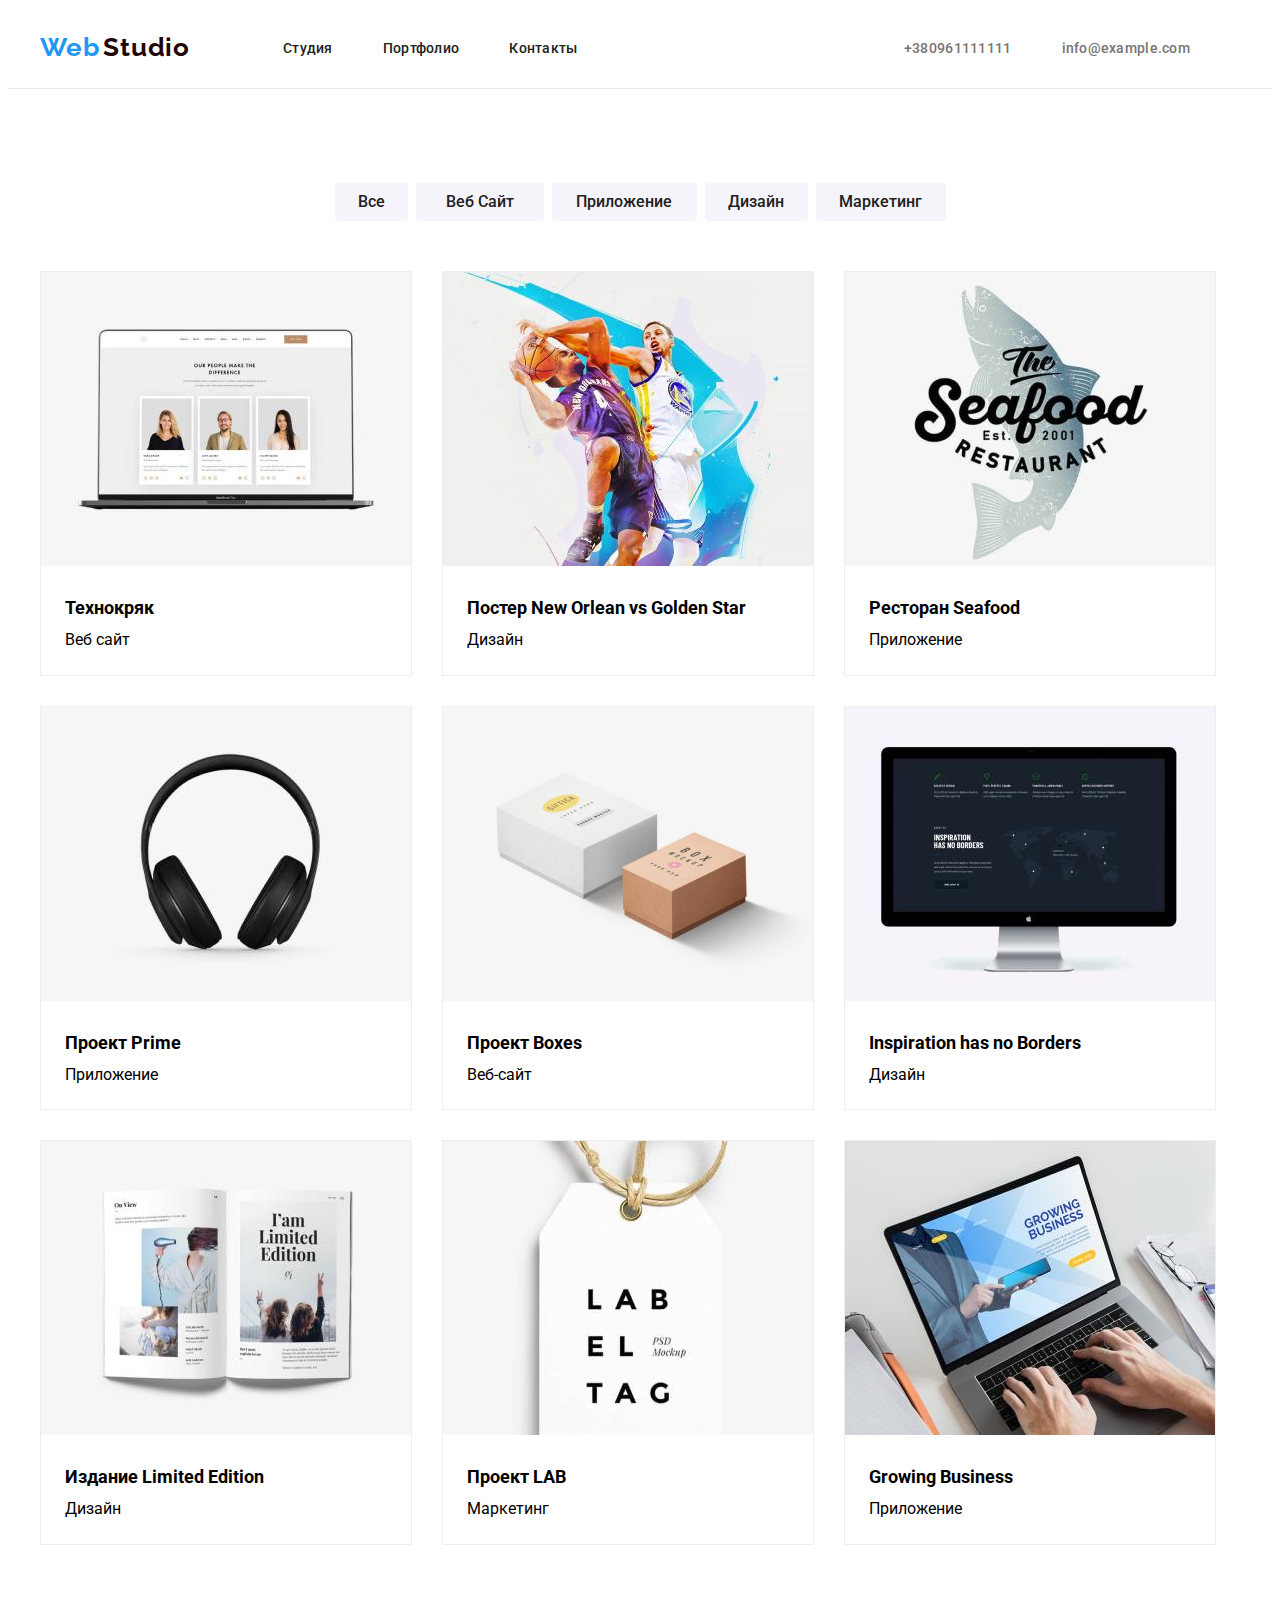
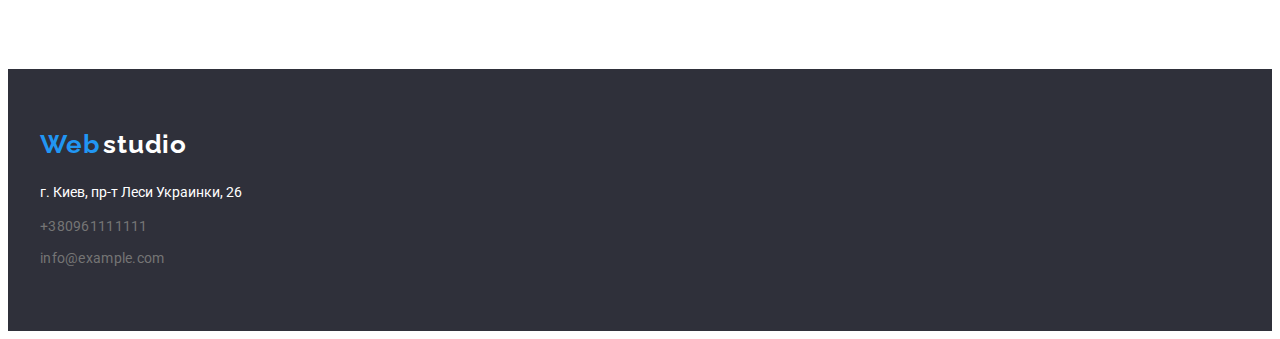
<file: portfolio.html>
<!DOCTYPE html>
<html lang="ru">
<head>
    <meta charset="UTF-8">
    <meta http-equiv="X-UA-Compatible" content="IE=edge">
    <meta name="viewport" content="width=device-width, initial-scale=1.0">
    <title>portfolio</title>
    <link rel="preconnect" href="https://fonts.gstatic.com">
    <link href="https://fonts.googleapis.com/css2?family=Potta+One&family=Raleway:wght@700&family=Roboto:wght@400;500;700;900&display=swap" rel="stylesheet">
    <link rel="stylesheet" href="https://cdnjs.cloudflare.com/ajax/libs/modern-normalize/1.0.0/modern-normalize.min.css" integrity="sha512-ISS7cAi1PEhQ8jnbJpJZMd29NlhNj4AWYyLOSp2CE/CsHxTCu+r+t0D2yoJudVrd0/8fTVPUVDzY5Tvli75u/g==" crossorigin="anonymous" />
    <link rel="stylesheet" href="./css/styles.css">
</head>
<body class="portfolio-body-container">
        <!--MAIN CONTAINER-->
        <header class="header">
            <!--NAVIGATION PANEL-->
            <div class="header-section conteiner">
                <nav class="navigation-panel">
                    <a href="./index.html" lang="en"  class="logo"><span class="logo-first-verb">Web</span> <span class="logo-second-verb">Studio</span></a>
                    <ul class="navigation-list">
                        <li class="navigation-list-item"><a href="./index.html" class="header-link">Студия</a></li>
                        <li class="navigation-list-item"><a href="./portfolio.html" class="header-link">Портфолио</a></li>
                        <li class="navigation-list-item"><a href="" class="header-link">Контакты</a></li>
                    </ul>
                </nav>
                <ul class="header-contacts-list">
                    <li class="footer-contact-list-item"><a href="teL:+380961111111" class="contact">+380961111111</a></li>
                    <li class="footer-contact-list-item"><a href="mailto:info@example.com" class="contact">info@example.com</a></li>
                </ul>
            </div>
        </header>
    <!--MAIN-->
    <main>
        <section class="section">
            <div class="conteiner">
                <h1 hidden>Фильтр</h1>
                <ul class="button-set-list">
                        <li class="button-list-item"><button class="portfolio-filter-button all-button">Все</button></li>
                        <li class="button-list-item"><button class="portfolio-filter-button web-site-button">Веб Сайт</button></li>
                        <li class="button-list-item"><button class="portfolio-filter-button application-button">Приложение</button></li>
                        <li class="button-list-item"><button class="portfolio-filter-button desing-button">Дизайн</button></li>
                        <li class="button-list-item"><button class="portfolio-filter-button marketing-button">Маркетинг</button></li>
                </ul>
                <ul class="portfolio-cards-list">
                    <li class="portfolio-card-list-item">
                            <img src="./images/img_web-page.jpg" alt="ноутбук с браузером" width="370" height="294">
                            <div class="case-text-division">
                                <h2 class="case-name">Технокряк</h2>
                                <p class="desription">Веб сайт</p>
                            </div>
                    </li>
                    <li class="portfolio-card-list-item">
                            <img src="./images/NOvsGS.jpg" alt="два баскетболиста с мячем" width="370" height="294">
                            <div class="case-text-division">
                                <h2 class="case-name">Постер New Orlean vs Golden Star</h2>
                                <p class="desription">Дизайн</p>
                            </div>
                    </li>
                    <li class="portfolio-card-list-item">
                            <img src="./images/seafood.jpg" alt="рыба" width="370" height="294">
                            <div class="case-text-division">
                                <h2 class="case-name">Ресторан Seafood</h2>
                                <p class="desription">Приложение</p>
                            </div>
                    </li>
                    <li class="portfolio-card-list-item">
                            <img src="./images/Prime.jpg" alt="беспроводные черные наушники" width="370"  height="294">
                            <div class="case-text-division">
                                <h2 class="case-name">Проект Prime</h2>
                                <p class="desription">Приложение</p>
                            </div>
                    </li>
                    <li class="portfolio-card-list-item">
                            <img src="./images/boxes.png" alt="коричневая и белая коробка" width="370"  height="294">
                            <div class="case-text-division">
                                <h2 class="case-name">Проект Boxes</h2>
                                <p class="desription">Веб-сайт</p>
                            </div>
                    </li>
                    <li class="portfolio-card-list-item">
                            <img src="./images/web-page-inspriration-have-no-borders.jpg" alt="монитор с веб-сайтом"  height="294">
                            <div class="case-text-division">
                                <h2 class="case-name">Inspiration has no Borders</h2>
                                <p class="desription">Дизайн</p>
                            </div>
                    </li>
                    <li class="portfolio-card-list-item">
                            <img src="./images/limited-edition.jpg" alt="открытая книга" width="370"  height="294">
                            <div class="case-text-division">
                                <h2 class="case-name">Издание Limited Edition</h2>
                                <p class="desription">Дизайн</p>
                            </div>

                    <li class="portfolio-card-list-item">
                            <img src="./images/L.A.B..jpg" alt="бирка со шнурком" width="370"  height="294">
                            <div class="case-text-division">
                                <h2 class="case-name">Проект LAB</h2>
                                <p class="desription">Маркетинг</p>
                            </div>
                    </li>
                    <li class="portfolio-card-list-item">
                            <img src="./images/Growing-Bisiness.jpg" alt="человек набирает на клавиатуре ноутбука" width="370"  height="294">
                            <div class="case-text-division">
                                <h2 class="case-name">Growing Business</h2>
                                <p class="desription">Приложение</p>
                            </div>
                    </li>
                </ul>
            </div>
        </section>
    </main>
    <!--FOOTER-->
    <footer class="footer footer-division">
        <div class="footer-section conteiner">
                <a href="./index.html" lang="en" style="text-decoration: none;" ><span class="logo-first-verb">Web</span> <span class="footer logo-second-verb">studio</span></a>
                <address class="address">      
                    <p class="addr">г. Киев, пр-т Леси Украинки, 26</p>  
                    <ul class="footer-contacts-list">
                        <li class="footer-contacts-list-item"><a href="teL:+380961111111" class="footer contact">+380961111111</a></li>
                        <li class="footer-contacts-list-item"><a href="mailto:info@example.com" class="footer contact">info@example.com</a></li>
                    </ul>
                </address>
        </div>
    </footer>
</body>
</html>
</file>
<file: css/styles.css>
/*MAIM-STYLE STYLE RULES*/


h1,
h2,
h3,
h4,
h5,
h6,
p,
ul{
    margin: 0px;
    padding: 0px;
}

.section {
    font-family: inherit;
    padding-top: 94px;
    padding-bottom: 94px;
}

.conteiner {
    font-family: inherit;
    width: 1200px;
    padding-left: 15px;
    padding-right: 15px;
    margin: 0px auto;
}

.index-list-item:not(:last-child){
    font-style: inherit;
    margin-right: 30px;
}

.body {
    font-family: Roboto;
}


:root{
    /*MAIN-TAGS-STYLES*/ 

    --second-title-color:#212121;
    /*main*/
    /*hdr*/
    --header-link-default:#212121;
    --header-link-active:#2196F3;
    --logo-first-verb-color:#2196F3;
    --logo-second-verb-color: #200505;
    --footer-logo-second-verb-color:#FFFFFF;
    /*ftr*/
    --address-text-color: #FFFFFF;
    --ftr-contacts-text-color:#FFFFFF, 60%;
    /*cnts*/
    --contact-hover-default:#757575;
    --contact-hover-active:#2196F3;

    /*portfolio*/
    --paragraf-hover-active-button-text-color: #FFFFFF;
    --paragraf-default-button-text-color:#212121;
    /*---*/
    --paragraf-button-hover-active-color: #2196F3;
    --paragraf-button-hover-default-color:#F5F4FA;
    --portfolio-filter-button-border:#F5F4FA;
    /*index*/
    --main-title:#FFFFFF;
    --hero-section-background:#2F303A;
    --order-button-color:#2196F3;
    --order-button--text-color:#FFFFFF;
    --advantage-section-background:#FFFFFF;
    --occupation--section-background:#FFFFFF;
    --advantage-text: #212121;
    --advantage-description:#757575;
    --second-title-text:#212121;
    --staff-section-background:#F5F4FA;
    --staff-position-text:#757575;
    --staff-card-background:#FFFFFF;
    --footer-backcground:#2F303A;

}

/*HEARER*/

.header{
    border-bottom: 1px solid #ECECEC;;
}

.header-section {
    display: flex;
    align-items: center;
    padding-top: 24px;
    padding-bottom:25px;
    justify-content: space-between;
    
}
.navigation-panel {
    display: flex;
    align-items: center;
}

.navigation-list {
    display: flex;
    align-items: center;
    list-style-type: none;
    width: 294px;
}


.navigation-list-item:not(:last-child){
    margin-right: 50px;
}

.header-contacts-list {
    display: flex;
    align-items: center;
    list-style-type: none;
}

.header-contacts-list .contact {
    padding-right: 50px;
}


/*+FOOTER*/

.logo {
    text-decoration: none;
    margin-right: 93px;
}

.logo-first-verb{
    font-family: Raleway;
	font-family: Raleway;
    font-style: normal;
    font-weight: bold;
    font-size: 26px;
    line-height: 1.2;
    letter-spacing: 0.03em;
    text-decoration: none;
    color: var(--logo-first-verb-color);
    margin-left: 0px;
    margin-right: 0px;
}

.logo-second-verb{
    font-family: Raleway;
	font-family: Raleway;
    font-weight: bold;
    font-size: 26px;
    line-height: 1.2;
    letter-spacing: 0.03em;
    text-decoration: none;
    color: var(--logo-second-verb-color);
    margin-left: 0px;
    margin-right: 0px;
}

.footer .logo-second-verb {
    color: var(--footer-logo-second-verb-color);
}

.header-link:active,
.header-link:focus,
.header-link:hover{
    font-family: Roboto;
    font-weight: 500;
    font-size: 14px;
    line-height: 1.2;
    letter-spacing: 0.02em;
    color: var(--header-link-active);
    text-decoration: none;
}

.header-link{
    font-family: Roboto;
    font-weight: 500;
    font-size: 14px;
    line-height: 1.2;
    letter-spacing: 0.02em;
    /*var*/
    color: var(--header-link-default);
    text-decoration: none;
}


.contact-active:active,
.contact-active:focus,
.contact-active:hover{
    font-family: Roboto;
    font-weight: 500;
    font-size: 14px;
    line-height: 1.2;
    letter-spacing: 0.02em;
    color:var(--contact-hover-active);
    text-decoration: none;
}  

.contact{
    font-family: Roboto;
    font-weight: 500;
    font-size: 14px;
    line-height: 1.2;
    letter-spacing: 0.02em;
    color: var(--contact-hover-default);
    text-decoration: none;
    color:var(--contact-hover-default);
    text-decoration: none;
    font-style: normal;
}

.footer-division{
    padding-top: 60px;
    padding-bottom: 60px;
    background-color: var(--footer-backcground);
}

.address {
    display: flex;
    flex-direction: column;
}

.addr {
    font-family: Roboto;
    font-style: normal;
    font-weight: normal;
    font-size: 14px;
    line-height: 1.8;
    color: var(--address-text-color);
    margin-bottom: 9px;
    margin-top: 20px;
}

.footer-contacts-list {
    list-style-type:none ;
    display: flex;
    flex-direction: column;
}

.footer .contact {
    font-family: Roboto;
    font-style: normal;
    font-weight: normal;
    font-size: 14px;
    line-height: 1.7;
}

.footer-contacts-list-item:not(:last-child){
    margin-bottom: 9px;
}
/*MAIN-TAGS-STYLES*/ 

.second-title {
    font-family: inherit;
    font-style: normal;
    font-weight: bold;
    font-size: 36px;
    line-height: 1.2;
    letter-spacing: 0.03em;
    color: var(--second-title-color);
}


/* PORTFOLIO PAGE */

.button-set-list{
    display: flex;
    list-style-type: none;
    justify-content: center;
}

.button-list-item:not(:last-child){
    display: flex;
    margin-right: 8px;
}

.portfolio-body-container{
    font-family: sans-serif;
    font-family: Roboto;
}

/*buutons-size*/

.all-button{
    width: 73px;
}
.web-site-button{
    width: 128px;
}
.application-button{
    width: 145px;
}
.desing-button{
    width: 103px;
}
.marketing-button{
    width: 130px;
}

/*button-features*/

.portfolio-filter-button:active,
.portfolio-filter-button:hover,
.portfolio-filter-button:focus
 {
    background-color: var(--paragraf-button-hover-active-color);
    cursor: pointer;
    color: var(--paragraf-hover-active-button-text-color);
 }

.portfolio-filter-button{ 
    border: var(--portfolio-filter-button-border);
    background: var(--paragraf-button-hover-default-color);
    border-radius: 4px;
    cursor:pointer;
    padding-bottom: 6px;
    padding-top: 6px;
    /*text*/
    color: var(--paragraf-default-button-text-color);
    font-weight: 500;
    font-size: 16px;
    line-height: 1.6;
    font-family: inherit;
}

.portfolio-cards-list{
    display: flex;
    flex-wrap: wrap;
    margin-right: -30px;
    list-style-type: none;
    margin-top: 50px;
    flex-wrap: wrap;
}

.portfolio-card-list-item {
    display: block;
    display: flex;
    margin-right: 30px;
    margin-bottom: 30px;
    flex-direction: column;
    width: 370px;
    border: 1px solid #EEEEEE;
    flex-basis: calc((100-90px)/3);
}

.portfolio-card-list-item:nth-child(3n+3){
    margin-right: 0px;
}

.case-text-division {
    padding-left: 24px;
    padding-top:20px;
    padding-bottom: 20px;

}

.case-name{
    padding-top: 4px;
    margin-top: 0px;
    font-family: inherit;
    font-style: normal;
    font-weight: bold;
    font-size: 18px;
    line-height: 2;
}

.desription {
    font-family: inherit;
    font-size: 16px;
    line-height: 1.8;
    color: var(--description-text);
}

/*INDEX-PAGE*/

.header {
    font-family: sans-serif;
    font-family: Roboto;
}

.hero {
    padding-top: 0px;
    padding-bottom: 0px;
    background-color:var(--hero-section-background) ;
}

.hero-section{
    display: flex;
    flex-direction: column;
    padding-top: 200px;
    padding-bottom:200px;
    margin-top: 0px;
    margin-bottom: 0px;
}

.main-title{
    align-self: center;
    font-family: inherit;
    font-style: normal;
    font-weight: 900;
    font-size: 44px;
    line-height: 1.4;
    text-align: center;
    letter-spacing: 0.06em;
    text-transform: uppercase;
    color: var(--main-title);
    width: 696px;
    margin-bottom: 30px;
}

.order-button {
    align-self: center;
    font-family: inherit;
    width: 200px;
    height: 50px;
    left: 700px;
    top: 430px;
    background:var(--order-button-color);
    cursor: pointer;
    /*text*/
    color: var(--order-button--text-color);
    font-size: 16px;
    line-height: 1.9;
    text-decoration: none;
    box-shadow: 0px 4px 4px rgba(0, 0, 0, 0.15);
    border-radius: 4px;
}

.advantages {
    background-color: var(--advantage-section-background);
    padding-bottom: 0px;

} 

.advantages-list{
    font-family: inherit;
    display: flex;
    justify-content: space-between;
    list-style-type: none;
}

.advantage-list-item {
    width: 297px;
}

.advantage-name {
    font-family: inherit;
    font-size: 14px;
    line-height: 1.1;
    letter-spacing: 0.03em;
    text-transform: uppercase;
    color: var(--advantage-text);
    margin-bottom: 10px;
}

.advantage-description{
    font-family: inherit;
    font-weight: normal;
    font-size: 14px;
    line-height: 1.71;
    letter-spacing: 0.03em;
    color: var(--advantage-description);
}

.occupation {
    background-color: var(--occupation--section-background);
}

.occupation-section {
    display: flex;
    flex-direction: column;
    align-content: center;
}

.occupation-section .second-title {
    display: block;
    align-self: center;
    margin-bottom: 50px;
}

.occupation-list {
    font-family: inherit;
    list-style-type:none ;
    display: flex;
    justify-content: space-between;
}

.occupration-image {
    display: block;
}

.staff {
    background-color: var(--staff-section-background);
}

.staff-section {
    display: flex;
    flex-direction: column
} 

.staff-section .second-title {
    align-self: center;
    margin-bottom: 50px;
}

.staff-list{
    font-family: inherit;
    display: flex;
    list-style-type: none;
}

.staff-list-item{
    display: flex;
    flex-direction: column;
    align-content: center;
    
}

.staff-card {
    box-shadow: 0px 1px 3px rgba(0, 0, 0, 0.12), 0px 1px 1px rgba(0, 0, 0, 0.14), 0px 2px 1px rgba(0, 0, 0, 0.2);
    border-radius: 0px 0px 4px 4px;
    background-color: var(--staff-card-background);
}

.staff-description-division {
    display: flex;
    flex-direction: column;
    align-content: center;
    padding-top: 30px;
    padding-bottom: 30px;
}

.staff-unit{
    font-family: inherit;
    align-self: center;
    font-style: normal;
    font-weight: 500;
    font-size: 16px;
    line-height: 1.2;
    color: var(--second-title-text);
    
}

.staff-position {
    font-style: normal;
    margin-top: 10px;
    align-self: center;
    font-family: inherit;
    font-weight: normal;
    font-size: 16px;
    line-height: 1.2;
    letter-spacing: 0.03em;
    color: var(--staff-position-text);
}
</file>
